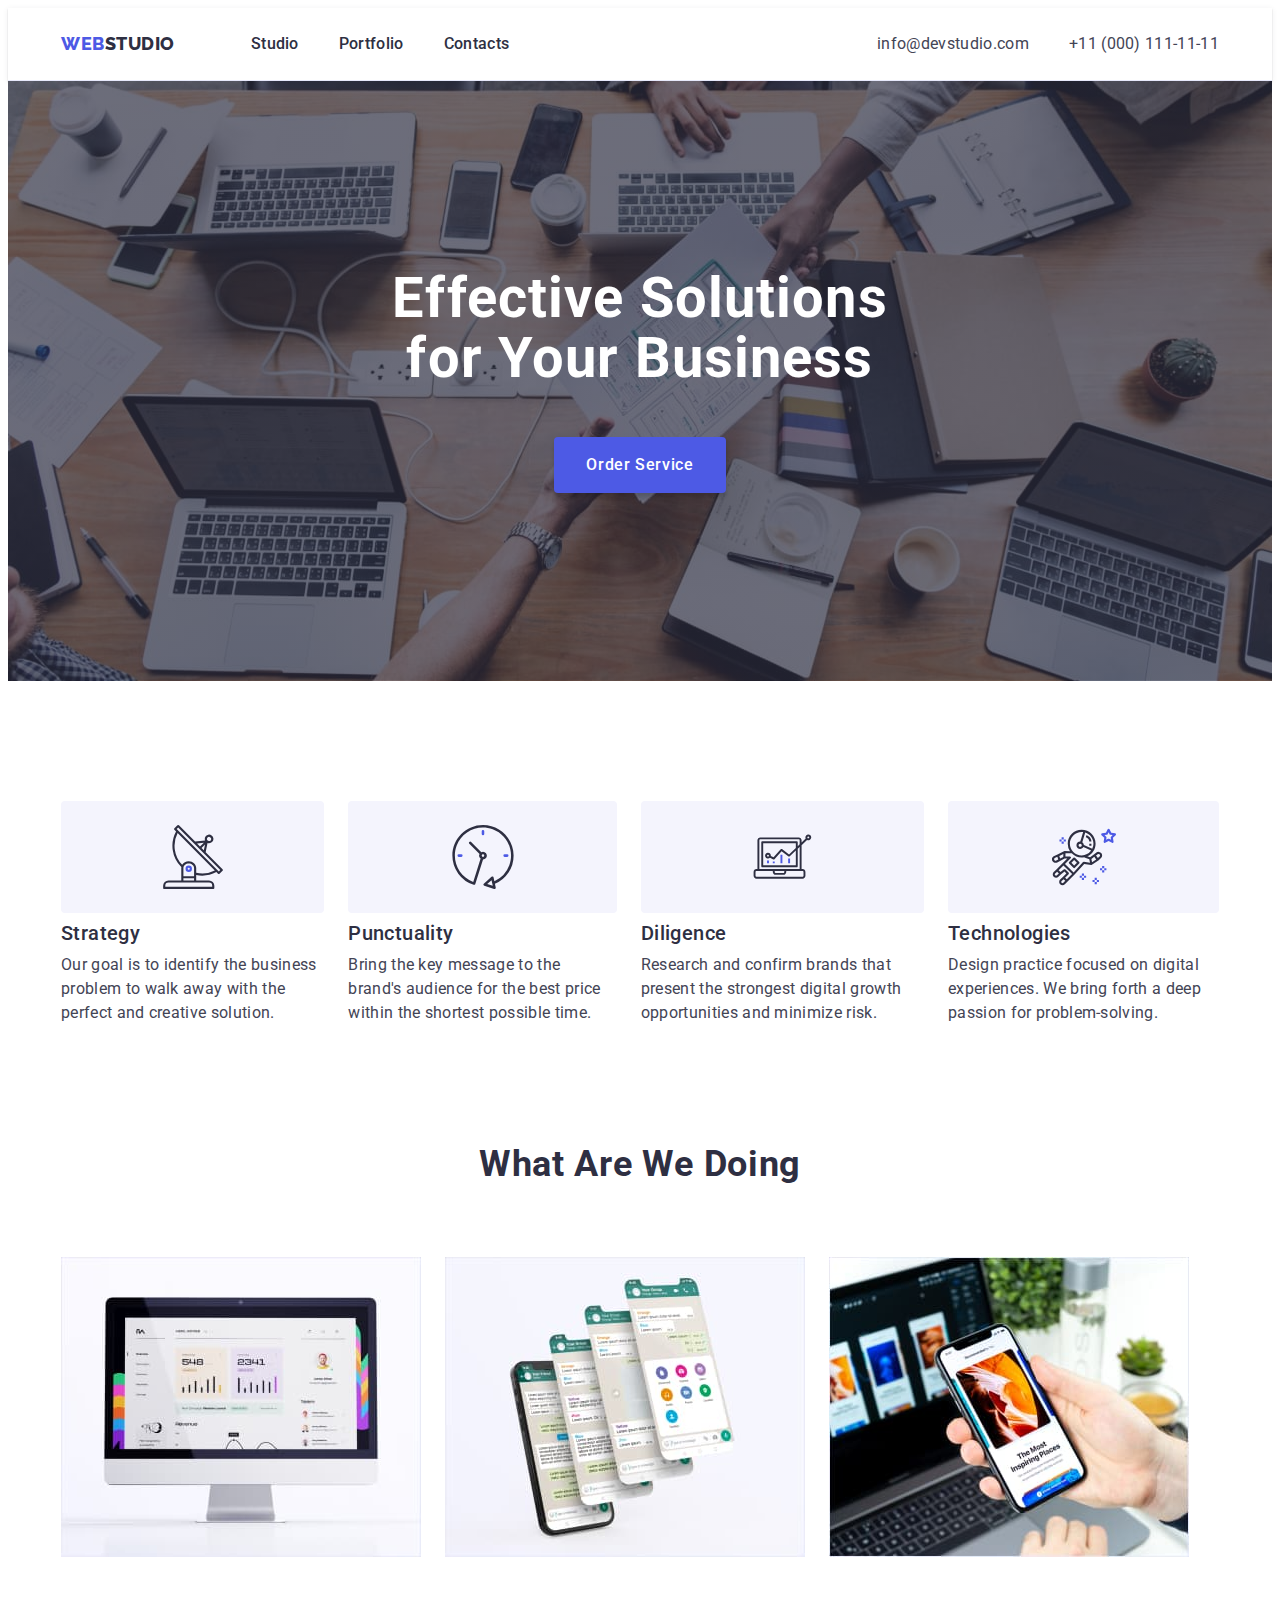
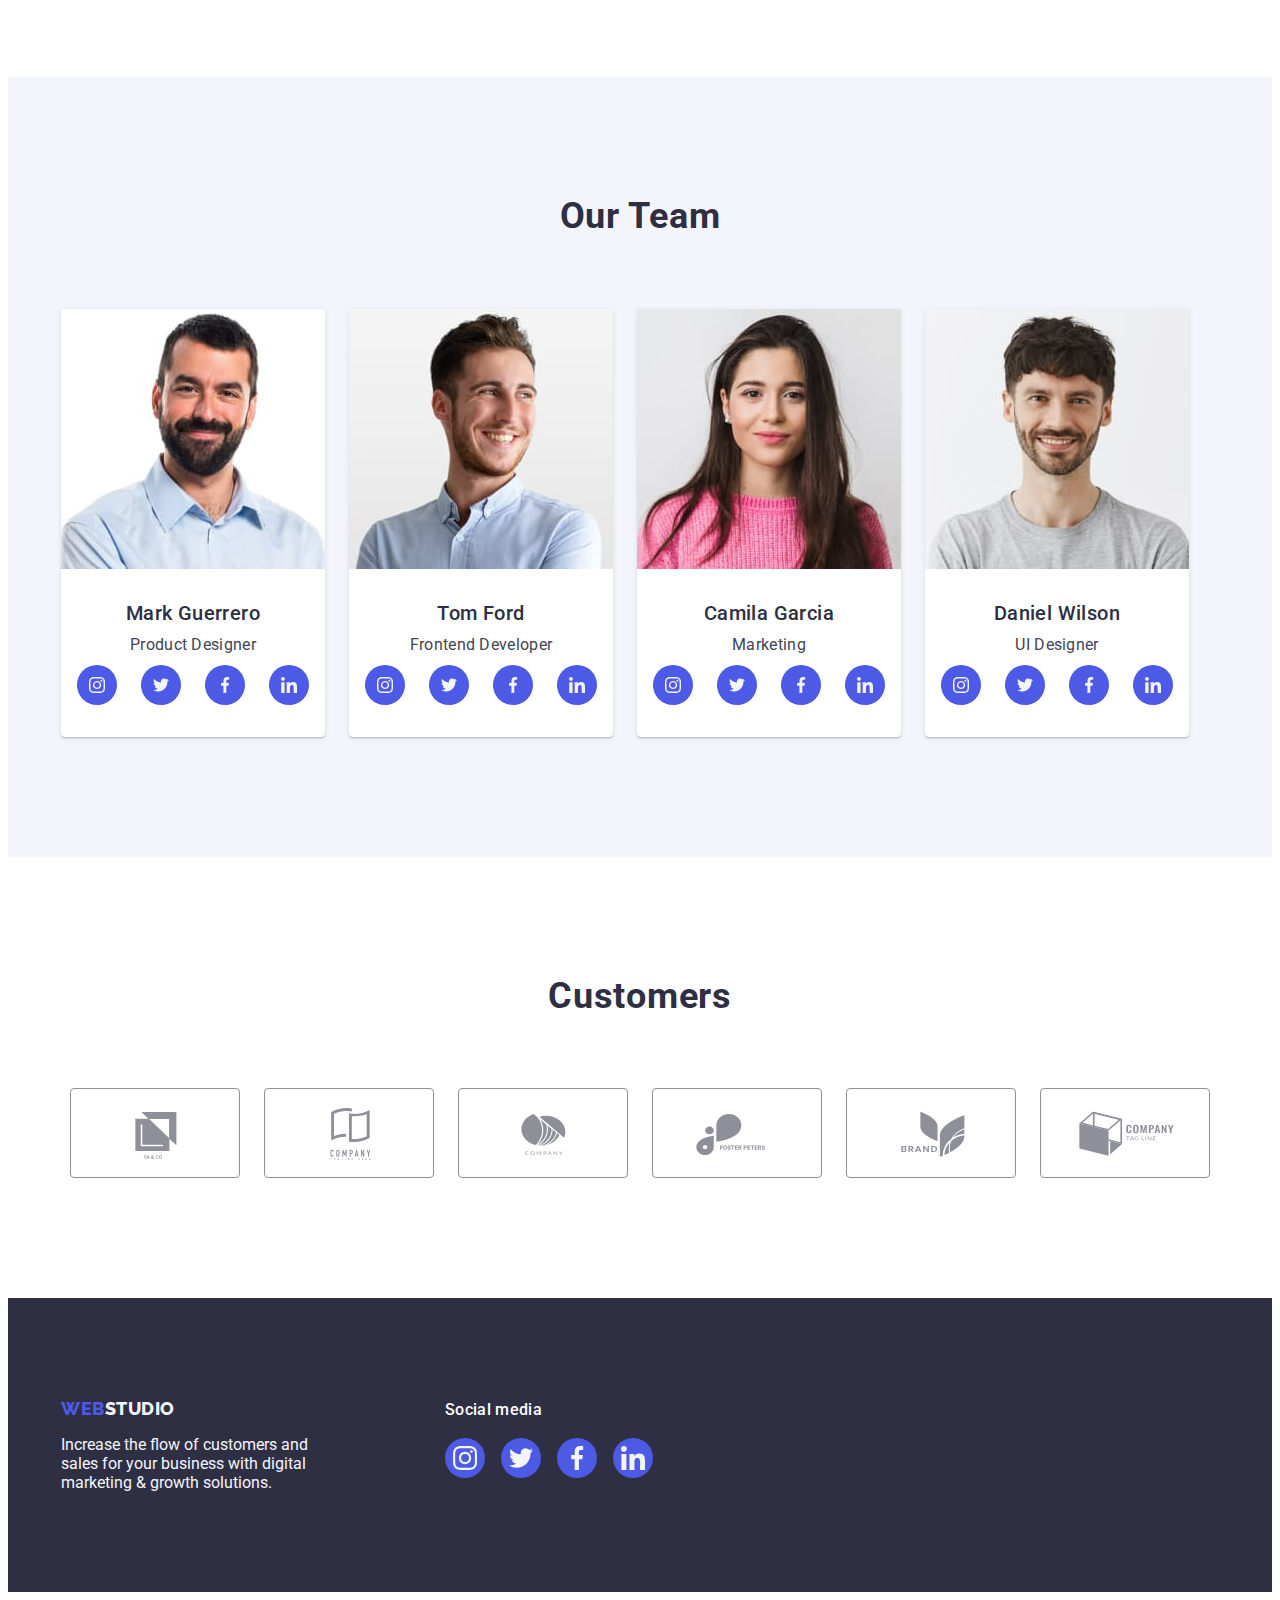
<file: index.html>
<!DOCTYPE html>
<html lang="en">

<head>
   <meta charset="UTF-8">
   <meta http-equiv="X-UA-Compatible" content="IE=edge">
   <meta name="viewport" content="width=device-width, initial-scale=1.0">
   <title>WebStudio</title>

   <!-- Fonts styles -->
   <link rel="preconnect" href="https://fonts.googleapis.com">
   <link rel="preconnect" href="https://fonts.gstatic.com" crossorigin>
   <link
      href="https://fonts.googleapis.com/css2?family=Raleway:wght@800&family=Roboto:wght@400;500;700;900&display=swap"
      rel="stylesheet">

   <!-- Normalize -->
   <link rel="stylesheet" href="https://cdnjs.cloudflare.com/ajax/libs/modern-normalize/1.1.0/modern-normalize.min.css"
      integrity="sha512-wpPYUAdjBVSE4KJnH1VR1HeZfpl1ub8YT/NKx4PuQ5NmX2tKuGu6U/JRp5y+Y8XG2tV+wKQpNHVUX03MfMFn9Q=="
      crossorigin="anonymous" referrerpolicy="no-referrer">

   <!-- Custom styles -->
   <link rel="stylesheet" href="./css/style.css">
</head>

<body>

   <header class="header">
      <div class="header-container container">
         <nav class="header-nav">
            <a class="logo link" href="./index.html">Web<span class="logo-dark">Studio</span></a>
            <ul class="header-nav-list list">
               <li class="header-nav-item">
                  <a class="header-nav-link link" href="./index.html">Studio</a>
               </li>
               <li class="header-nav-item">
                  <a class="header-nav-link link" href="./portfolio.html">Portfolio</a>
               </li>
               <li class="header-nav-item">
                  <a class="header-nav-link link" href="">Contacts</a>
               </li>
            </ul>
         </nav>
         <address class="header-address">
            <ul class="header-address-list list">
               <li class="header-address-item">
                  <a class="header-address-link link" href="mailto:info@devstudio.com">info@devstudio.com</a>
               </li>
               <li class="header-address-item">
                  <a class="header-address-link link" href="tel:+110001111111">+11 (000)
                     111-11-11</a>
               </li>
            </ul>
         </address>
      </div>
   </header>

   <main>

      <!-- HERO -->

      <section class="hero section">
         <div class="hero-container container">
            <h1 class="hero-title">Effective Solutions for Your Business</h1>
            <button class="hero-btn" type="button">Order Service</button>
         </div>
      </section>

      <!-- ADVANTEGES -->

      <section class="advantages section">
         <div class="advantages-container container">
            <h2 class="advantages-title-hidden visually-hidden">Our advantages</h2>
            <ul class="advantages-list list">
               <li class="advantages-item">
                  <div class="advatages-icon-wrapper">
                     <svg class="advantages-icon" width="64" height="64">
                        <use href="./images/icons.svg#antenna"></use>
                     </svg>
                  </div>
                  <h3 class="advantages-subtitle">Strategy</h3>
                  <p class="advantages-descr">Our goal is to identify the business
                     problem to walk away with the perfect and creative solution.</p>
               </li>
               <li class="advantages-item">
                  <div class="advatages-icon-wrapper">
                     <svg class="advantages-icon" width="64" height="64">
                        <use href="./images/icons.svg#clock"></use>
                     </svg>
                  </div>
                  <h3 class="advantages-subtitle">Punctuality</h3>
                  <p class="advantages-descr">Bring the key message to the brand's audience for the best price within
                     the
                     shortest possible time.
                  </p>
               </li>
               <li class="advantages-item">
                  <div class="advatages-icon-wrapper">
                     <svg class="advantages-icon" width="64" height="64">
                        <use href="./images/icons.svg#diagram"></use>
                     </svg>
                  </div>
                  <h3 class="advantages-subtitle">Diligence</h3>
                  <p class="advantages-descr">Research and confirm brands that present the strongest digital growth
                     opportunities and minimize risk.
                  </p>
               </li>
               <li class="advantages-item">
                  <div class="advatages-icon-wrapper">
                     <svg class="advantages-icon" width="64" height="64">
                        <use href="./images/icons.svg#astronaut"></use>
                     </svg>
                  </div>
                  <h3 class="advantages-subtitle">Technologies</h3>
                  <p class="advantages-descr">Design practice focused on digital experiences. We bring forth a deep
                     passion
                     for problem-solving.</p>
               </li>
            </ul>
         </div>
      </section>

      <!-- PROJECTS -->

      <section class="projects section">
         <div class="projects-container container">
            <h2 class="projects-title">What are we doing</h2>
            <ul class="projects-list list">
               <li class="projects-item">
                  <img class="projects-img" src="./images/works/pc-applications.jpg" alt="pc applications" width="360"
                     height="300">
               </li>
               <li class="projects-item">
                  <img class="projects-img" src="./images//works/mobile-applications.jpg" alt="mobile applications"
                     width="360" height="300">
               </li>
               <li class="projects-item">
                  <img class="projects-img" src="./images//works/applications.jpg" alt="applications" width="360"
                     height="300">
               </li>
            </ul>
         </div>
      </section>

      <!-- TEAM -->

      <section class="team section">
         <div class="team-container container">
            <h2 class="team-title">Our Team</h2>
            <ul class="team-list list">
               <li class="team-item">
                  <img class="team-img" src="./images//team/mark-guerrero.jpg" alt="Mark Guerrero" width="264">
                  <div class="team-member">
                     <h3 class="team-subtitle">Mark Guerrero</h3>
                     <p class="team-descr">Product Designer</p>
                     <ul class="team-icons list">
                        <li class="team-icon">
                           <a href="" class="team-icon-link link" target="_blank" rel="noopener noreferrer"
                              aria-label="Social icon">
                              <svg class="team-icon" width="16" height="16">
                                 <use href="./images/icons.svg#instagram"></use>
                              </svg>
                           </a>
                        </li>
                        <li class="team-icon">
                           <a href="" class="team-icon-link link" target="_blank" rel="noopener noreferrer"
                              aria-label="Social icon">
                              <svg class="team-icon" width="16" height="16">
                                 <use href="./images/icons.svg#twitter"></use>
                              </svg>
                           </a>
                        </li>
                        <li class=" team-icon">
                           <a href="" class="team-icon-link link" target="_blank" rel="noopener noreferrer"
                              aria-label="Social icon">
                              <svg class="team-icon" width="16" height="16">
                                 <use href="./images/icons.svg#facebook"></use>
                              </svg>
                           </a>
                        </li>
                        <li class="team-icon">
                           <a href="" class="team-icon-link link" target="_blank" rel="noopener noreferrer"
                              aria-label="Social icon">
                              <svg class="team-icon" width="16" height="16">
                                 <use href="./images/icons.svg#linkedin"></use>
                              </svg>
                           </a>
                        </li>
                     </ul>
                  </div>
               </li>
               <li class="team-item">
                  <img class="team-img" src="./images//team/tom-ford.jpg" alt="Tom Ford Frontend Develope" width="264">
                  <div class="team-member">
                     <h3 class="team-subtitle">Tom Ford</h3>
                     <p class="team-descr">Frontend Developer</p>
                     <ul class="team-icons list">
                        <li class="team-icon">
                           <a href="" class="team-icon-link link" target="_blank" rel="noopener noreferrer"
                              aria-label="Social icon">
                              <svg class="team-icon" width="16" height="16">
                                 <use href="./images/icons.svg#instagram"></use>
                              </svg>
                           </a>
                        </li>
                        <li class="team-icon">
                           <a href="" class="team-icon-link link" target="_blank" rel="noopener noreferrer"
                              aria-label="Social icon">
                              <svg class="team-icon" width="16" height="16">
                                 <use href="./images/icons.svg#twitter"></use>
                              </svg>
                           </a>
                        </li>
                        <li class=" team-icon">
                           <a href="" class="team-icon-link link" target="_blank" rel="noopener noreferrer"
                              aria-label="Social icon">
                              <svg class="team-icon" width="16" height="16">
                                 <use href="./images/icons.svg#facebook"></use>
                              </svg>
                           </a>
                        </li>
                        <li class="team-icon">
                           <a href="" class="team-icon-link link" target="_blank" rel="noopener noreferrer"
                              aria-label="Social icon">
                              <svg class="team-icon" width="16" height="16">
                                 <use href="./images/icons.svg#linkedin"></use>
                              </svg>
                           </a>
                        </li>
                     </ul>

                  </div>
               </li>
               <li class="team-item">
                  <img class="team-img" src="./images//team/camila-garcia.jpg" alt="Camila Garcia Marketing"
                     width="264">
                  <div class="team-member">
                     <h3 class="team-subtitle">Camila Garcia</h3>
                     <p class="team-descr">Marketing</p>
                     <ul class="team-icons list">
                        <li class="team-icon">
                           <a href="" class="team-icon-link link" target="_blank" rel="noopener noreferrer"
                              aria-label="Social icon">
                              <svg class="team-icon" width="16" height="16">
                                 <use href="./images/icons.svg#instagram"></use>
                              </svg>
                           </a>
                        </li>
                        <li class="team-icon">
                           <a href="" class="team-icon-link link" target="_blank" rel="noopener noreferrer"
                              aria-label="Social icon">
                              <svg class="team-icon" width="16" height="16">
                                 <use href="./images/icons.svg#twitter"></use>
                              </svg>
                           </a>
                        </li>
                        <li class=" team-icon">
                           <a href="" class="team-icon-link link" target="_blank" rel="noopener noreferrer"
                              aria-label="Social icon">
                              <svg class="team-icon" width="16" height="16">
                                 <use href="./images/icons.svg#facebook"></use>
                              </svg>
                           </a>
                        </li>
                        <li class="team-icon">
                           <a href="" class="team-icon-link link" target="_blank" rel="noopener noreferrer"
                              aria-label="Social icon">
                              <svg class="team-icon" width="16" height="16">
                                 <use href="./images/icons.svg#linkedin"></use>
                              </svg>
                           </a>
                        </li>
                     </ul>
                  </div>
               </li>
               <li class="team-item">
                  <img class="team-img" src="./images//team/daniel-wilson.jpg" alt="Daniel Wilson UI Designer"
                     width="264">
                  <div class="team-member">
                     <h3 class="team-subtitle">Daniel Wilson</h3>
                     <p class="team-descr">UI Designer</p>
                     <ul class="team-icons list">
                        <li class="team-icon">
                           <a href="" class="team-icon-link link" target="_blank" rel="noopener noreferrer"
                              aria-label="Social icon">
                              <svg class="team-icon" width="16" height="16">
                                 <use href="./images/icons.svg#instagram"></use>
                              </svg>
                           </a>
                        </li>
                        <li class="team-icon">
                           <a href="" class="team-icon-link link" target="_blank" rel="noopener noreferrer"
                              aria-label="Social icon">
                              <svg class="team-icon" width="16" height="16">
                                 <use href="./images/icons.svg#twitter"></use>
                              </svg>
                           </a>
                        </li>
                        <li class=" team-icon">
                           <a href="" class="team-icon-link link" target="_blank" rel="noopener noreferrer"
                              aria-label="Social icon">
                              <svg class="team-icon" width="16" height="16">
                                 <use href="./images/icons.svg#facebook"></use>
                              </svg>
                           </a>
                        </li>
                        <li class="team-icon">
                           <a href="" class="team-icon-link link" target="_blank" rel="noopener noreferrer"
                              aria-label="Social icon">
                              <svg class="team-icon" width="16" height="16">
                                 <use href="./images/icons.svg#linkedin"></use>
                              </svg>
                           </a>
                        </li>
                     </ul>
                  </div>
               </li>
            </ul>
         </div>
      </section>

      <!-- CUSTOMERS -->

      <section class="section customers section">
         <div class="customers-container container">
            <h2 class="customers-title">Customers</h2>
            <ul class="customers-list">
               <li class="customers-item">
                  <a href="" class="customer-item-link" target="_blank" rel="noopener noreferrer"
                     aria-label="Logo customer">
                     <svg class="customer-icon" width="104" height="56">
                        <use href="./images/icons.svg#logo-1"></use>
                     </svg>
                  </a>
               </li>
               <li class="customers-item">
                  <a href="" class="customer-item-link" target="_blank" rel="noopener noreferrer"
                     aria-label="Logo customer">
                     <svg class="customer-icon" width="104" height="56">
                        <use href="./images/icons.svg#logo-2"></use>
                     </svg>
                  </a>
               </li>
               <li class="customers-item">
                  <a href="" class="customer-item-link" target="_blank" rel="noopener noreferrer"
                     aria-label="Logo customer">
                     <svg class="customer-icon" width="104" height="56">
                        <use href="./images/icons.svg#logo-3"></use>
                     </svg>
                  </a>
               </li>
               <li class="customers-item">
                  <a href="" class="customer-item-link" target="_blank" rel="noopener noreferrer"
                     aria-label="Logo customer">
                     <svg class="customer-icon" width="104" height="56">
                        <use href="./images/icons.svg#logo-4"></use>
                     </svg>
                  </a>
               </li>
               <li class="customers-item">
                  <a href="" class="customer-item-link" target="_blank" rel="noopener noreferrer"
                     aria-label="Logo customer">
                     <svg class="customer-icon" width="104" height="56">
                        <use href="./images/icons.svg#logo-5"></use>
                     </svg>
                  </a>
               </li>
               <li class="customers-item">
                  <a href="" class="customer-item-link" target="_blank" rel="noopener noreferrer"
                     aria-label="Logo customer">
                     <svg class="customer-icon" width="104" height="56">
                        <use href="./images/icons.svg#logo-6"></use>
                     </svg>
                  </a>
               </li>
            </ul>
         </div>
      </section>


   </main>

   <footer class="footer">
      <div class="footer-container container">
         <div class="footer-left">
            <a class="footer-logo logo link" href="./index.html">Web<span class="logo-light">Studio</span></a>
            <p class="footer-descr">Increase the flow of customers and sales for your business with digital marketing &
               growth
               solutions.</p>
         </div>
         <div class="footer-right">
            <p class="footer-right-title">Social media</p>
            <ul class="footer-icons-list">
               <li class="footer-icons-item">
                  <a href="" class="footer-icons-link" target="_blank" rel="noreferrer noopener"
                     aria-label="Social media">
                     <svg class="footer-icon" width="24" height="24">
                        <use href="./images/icons.svg#instagram"></use>
                     </svg>
                  </a>
               </li>
               <li class="footer-icons-item">
                  <a href="" class="footer-icons-link" target="_blank" rel="noreferrer noopener"
                     aria-label="Social media">
                     <svg class="footer-icon" width="24" height="24">
                        <use href="./images/icons.svg#twitter"></use>
                     </svg>
                  </a>
               </li>
               <li class="footer-icons-item">
                  <a href="" class="footer-icons-link" target="_blank" rel="noreferrer noopener"
                     aria-label="Social media">
                     <svg class="footer-icon" width="24" height="24">
                        <use href="./images/icons.svg#facebook"></use>
                     </svg>
                  </a>
               </li>
               <li class="footer-icons-item">
                  <a href="" class="footer-icons-link" target="_blank" rel="noreferrer noopener"
                     aria-label="Social media">
                     <svg class="footer-icon" width="24" height="24">
                        <use href="./images/icons.svg#linkedin"></use>
                     </svg>
                  </a>
               </li>
            </ul>


         </div>
      </div>

   </footer>


</body>

</html>
</file>
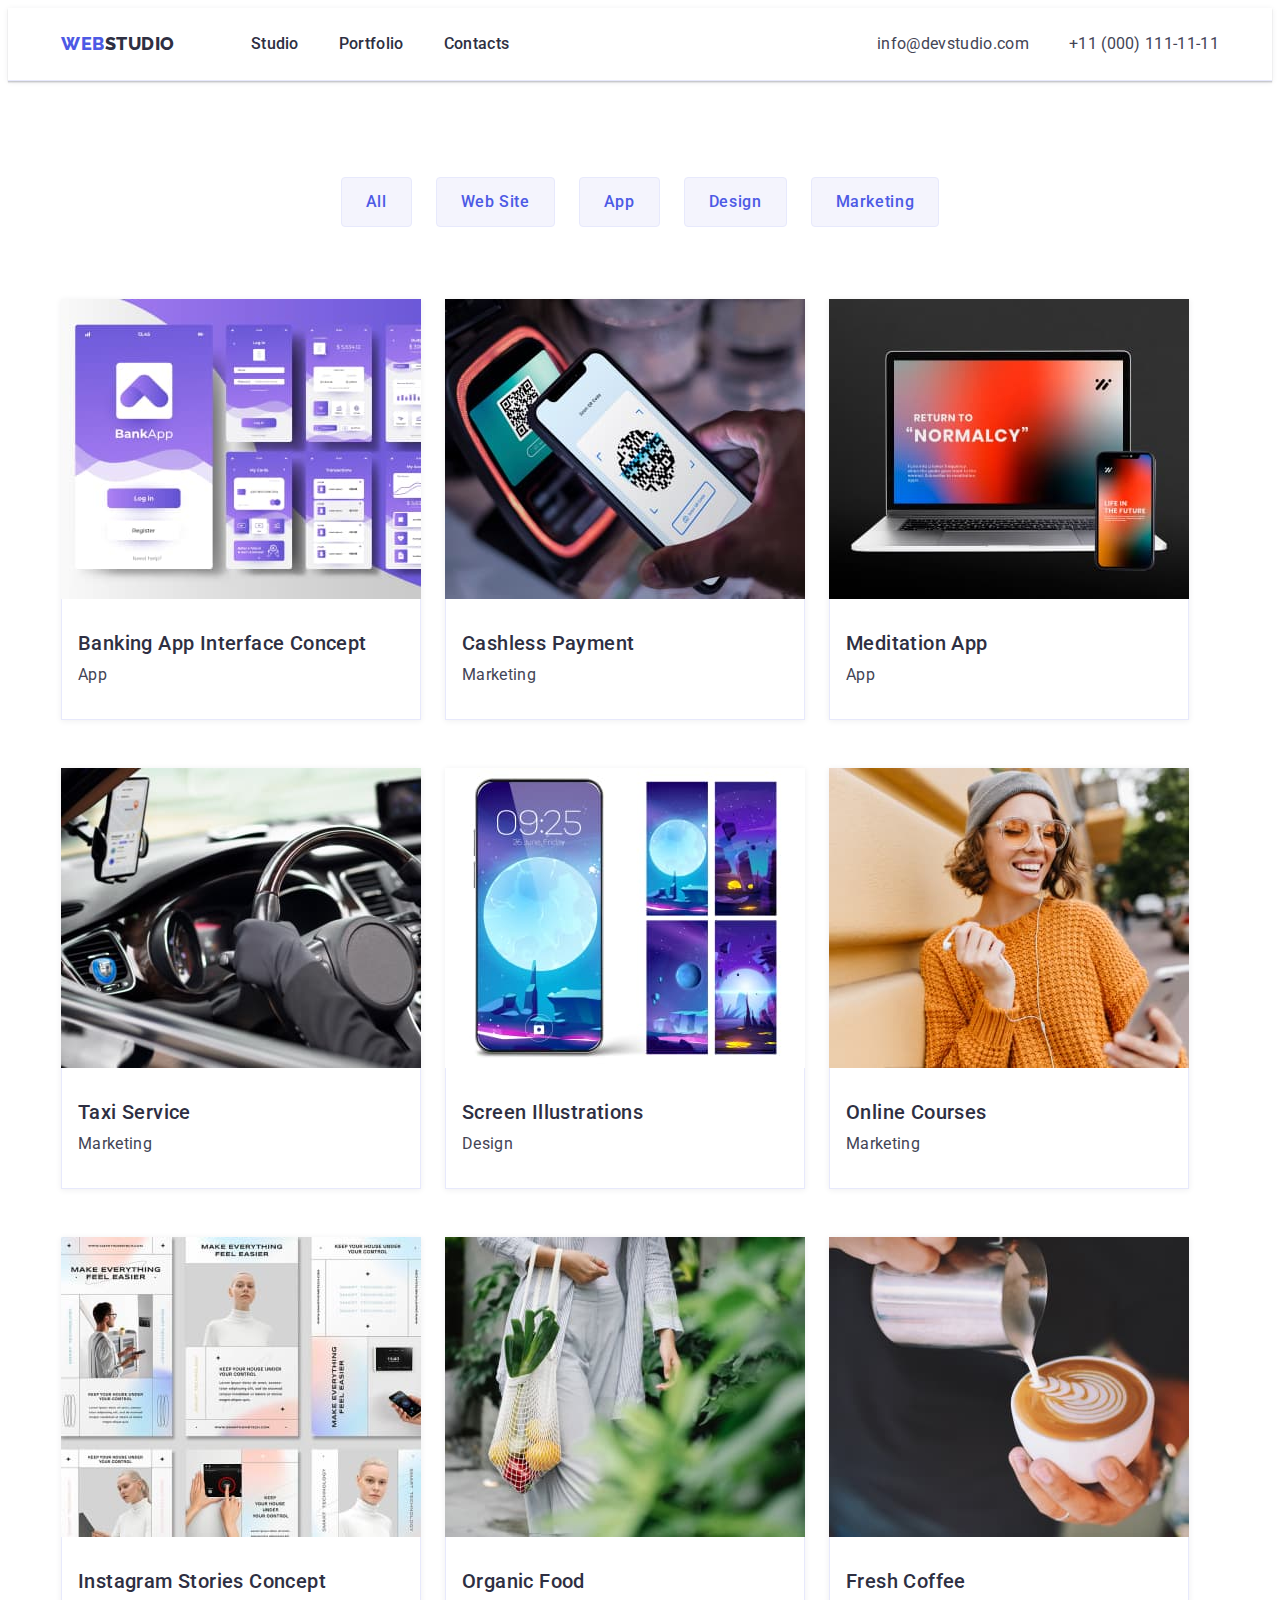
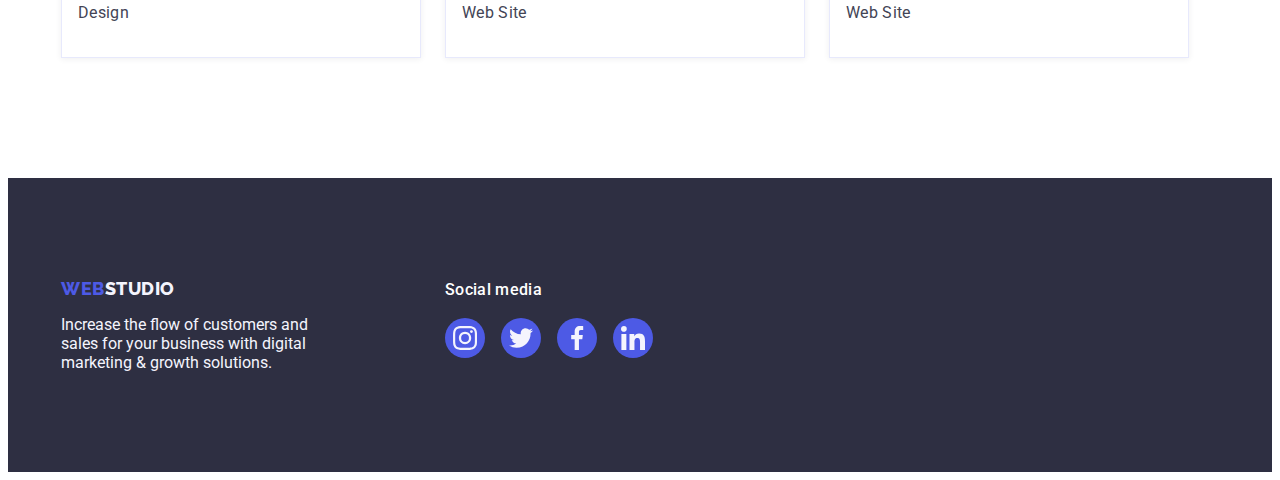
<file: portfolio.html>
<!DOCTYPE html>
<html lang="en">

<head>
   <meta charset="UTF-8">
   <meta http-equiv="X-UA-Compatible" content="IE=edge">
   <meta name="viewport" content="width=device-width, initial-scale=1.0">
   <title>Portfolio</title>

   <!-- Fonts styles -->
   <link rel="preconnect" href="https://fonts.googleapis.com">
   <link rel="preconnect" href="https://fonts.gstatic.com" crossorigin>
   <link
      href="https://fonts.googleapis.com/css2?family=Raleway:wght@800&family=Roboto:wght@400;500;700;900&display=swap"
      rel="stylesheet">

   <!-- Normalize -->
   <link rel="stylesheet" href="https://cdnjs.cloudflare.com/ajax/libs/modern-normalize/1.1.0/modern-normalize.min.css"
      integrity="sha512-wpPYUAdjBVSE4KJnH1VR1HeZfpl1ub8YT/NKx4PuQ5NmX2tKuGu6U/JRp5y+Y8XG2tV+wKQpNHVUX03MfMFn9Q=="
      crossorigin="anonymous" referrerpolicy="no-referrer">

   <!-- Custom styles -->
   <link rel="stylesheet" href="./css/style.css">
</head>

<body>
   <header class="header">
      <div class="header-container container">
         <nav class="header-nav">
            <a class="logo link" href="./index.html">Web<span class="logo-dark">Studio</span></a>
            <ul class="header-nav-list list">
               <li class="header-nav-item">
                  <a class="header-nav-link link" href="./index.html">Studio</a>
               </li>
               <li class="header-nav-item">
                  <a class="header-nav-link link" href="./portfolio.html">Portfolio</a>
               </li>
               <li class="header-nav-item">
                  <a class="header-nav-link link" href="">Contacts</a>
               </li>
            </ul>
         </nav>
         <address class="header-address">
            <ul class="header-address-list list">
               <li class="header-address-item">
                  <a class="header-address-link link" href="mailto:info@devstudio.com">info@devstudio.com</a>
               </li>
               <li class="header-address-item">
                  <a class="header-address-link link" href="tel:+110001111111">+11 (000)
                     111-11-11</a>
               </li>
            </ul>
         </address>
      </div>
   </header>

   <!-- Portfolio -->

   <main>

      <section class="portfolio section">
         <div class="portfolio-container container">
            <h1 class="portfolio-title-hidden visually-hidden">Portfolio</h1>
            <ul class="portfolio-list list">
               <li class="portfolio-list-item">
                  <button class="portfolio-btn" type="button">All</button>
               </li>
               <li class="portfolio-list-item">
                  <button class="portfolio-btn" type="button">Web Site</button>
               </li>
               <li class="portfolio-list-item">
                  <button class="portfolio-btn" type="button">App</button>
               </li>
               <li class="portfolio-list-item">
                  <button class="portfolio-btn" type="button">Design</button>
               </li>
               <li class="portfolio-list-item">
                  <button class="portfolio-btn" type="button">Marketing</button>
               </li>
            </ul>
            <ul class="portfolio-projects list">
               <li class="portfolio-projects-item">
                  <a class="link portfolio-link" href="">
                     <img class="portfolio-img" src="./images/portfolio/img-1.jpg" alt="Banking App Interface Concept"
                        height="300">
                     <div class="portfolio-completed">
                        <h2 class="portfolio-subtitle">Banking App Interface Concept</h2>
                        <p class="portfolio-projects-descr">App</p>
                     </div>
                  </a>
               </li>
               <li class="portfolio-projects-item">
                  <a class="link portfolio-link" href="">
                     <img class="portfolio-img" src="./images/portfolio/img-2.jpg" alt="Cashless Payment" width="360"
                        height="300">
                     <div class="portfolio-completed">
                        <h2 class="portfolio-subtitle">Cashless Payment</h2>
                        <p class="portfolio-projects-descr">Marketing</p>
                     </div>
                  </a>
               </li>
               <li class="portfolio-projects-item">
                  <a class="link portfolio-link" href="">
                     <img class="portfolio-img" src="./images/portfolio/img-3.jpg" alt="Meditation App" width="360"
                        height="300">
                     <div class="portfolio-completed">
                        <h2 class="portfolio-subtitle">Meditation App</h2>
                        <p class="portfolio-projects-descr">App</p>
                     </div>
                  </a>
               </li>
               <li class="portfolio-projects-item">
                  <a class="link portfolio-link" href="">
                     <img class="portfolio-img" src="./images/portfolio/img-4.jpg" alt="Taxi Service" width="360"
                        height="300">
                     <div class="portfolio-completed">
                        <h2 class="portfolio-subtitle">Taxi Service</h2>
                        <p class="portfolio-projects-descr">Marketing</p>
                     </div>
                  </a>
               </li>
               <li class="portfolio-projects-item">
                  <a class="link portfolio-link" href="">
                     <img class="portfolio-img" src="./images/portfolio/img-5.jpg" alt="Screen Illustrations"
                        width="360" height="300">
                     <div class="portfolio-completed">
                        <h2 class="portfolio-subtitle">Screen Illustrations</h2>
                        <p class="portfolio-projects-descr">Design</p>
                     </div>
                  </a>
               </li>
               <li class="portfolio-projects-item">
                  <a class="link portfolio-link" href="">
                     <img class="portfolio-img" src="./images/portfolio/img-6.jpg" alt="Online Courses" width="360"
                        height="300">
                     <div class="portfolio-completed">
                        <h2 class="portfolio-subtitle">Online Courses</h2>
                        <p class="portfolio-projects-descr">Marketing</p>
                     </div>
                  </a>
               </li>
               <li class="portfolio-projects-item">
                  <a class="link portfolio-link" href="">
                     <img class="portfolio-img" src="./images/portfolio/img-7.jpg" alt="Instagram Stories Concept"
                        width="360" height="300">
                     <div class="portfolio-completed">
                        <h2 class="portfolio-subtitle">Instagram Stories Concept</h2>
                        <p class="portfolio-projects-descr">Design</p>
                     </div>
                  </a>
               </li>
               <li class="portfolio-projects-item">
                  <a class="link portfolio-link" href="">
                     <img class="portfolio-img" src="./images/portfolio/img-8.jpg" alt="Organic Food" width="360"
                        height="300">
                     <div class="portfolio-completed">
                        <h2 class="portfolio-subtitle">Organic Food</h2>
                        <p class="portfolio-projects-descr">Web Site</p>
                     </div>
                  </a>
               </li>
               <li class="portfolio-projects-item">
                  <a class="link portfolio-link" href="">
                     <img class="portfolio-img" src="./images/portfolio/img-9.jpg" alt="Fresh Coffee" width="360"
                        height="300">
                     <div class="portfolio-completed">
                        <h2 class="portfolio-subtitle">Fresh Coffee</h2>
                        <p class="portfolio-projects-descr">Web Site</p>
                     </div>
                  </a>
               </li>
            </ul>
         </div>
      </section>

   </main>

   <footer class="footer">
      <div class="footer-container container">
         <div class="footer-left">
            <a class="footer-logo logo link" href="./index.html">Web<span class="logo-light">Studio</span></a>
            <p class="footer-descr">Increase the flow of customers and sales for your business with digital marketing &
               growth
               solutions.</p>
         </div>
         <div class="footer-right">
            <h3 class="footer-right-title">Social media</h3>
            <ul class="footer-icons-list">
               <li class="footer-icons-item">
                  <a href="" class="footer-icons-link" target="_blank" rel="noreferrer noopener"
                     aria-label="Social media">
                     <svg class="footer-icon" width="24" height="24">
                        <use href="./images/icons.svg#instagram"></use>
                     </svg>
                  </a>
               </li>
               <li class="footer-icons-item">
                  <a href="" class="footer-icons-link" target="_blank" rel="noreferrer noopener"
                     aria-label="Social media">
                     <svg class="footer-icon" width="24" height="24">
                        <use href="./images/icons.svg#twitter"></use>
                     </svg>
                  </a>
               </li>
               <li class="footer-icons-item">
                  <a href="" class="footer-icons-link" target="_blank" rel="noreferrer noopener"
                     aria-label="Social media">
                     <svg class="footer-icon" width="24" height="24">
                        <use href="./images/icons.svg#facebook"></use>
                     </svg>
                  </a>
               </li>
               <li class="footer-icons-item">
                  <a href="" class="footer-icons-link" target="_blank" rel="noreferrer noopener"
                     aria-label="Social media">
                     <svg class="footer-icon" width="24" height="24">
                        <use href="./images/icons.svg#linkedin"></use>
                     </svg>
                  </a>
               </li>
            </ul>


         </div>
      </div>

   </footer>



</body>

</html>
</file>
<file: css/style.css>
/* Fonts mame */
/* font-family: 'Raleway', sans-serif;
font-family: 'Roboto', sans-serif; */

/* Variables*/

:root {
  --iris: #4d5ae5;
  --navy-blue: #2e2f42;
  --late-slate: #8e8f99;
  --slate: #434455;
  --ocean: #404bbf;
  --cloud: #f4f4fd;
  --white: #fff;
  --cornflower: #e7e9fc;
  --green: #31d0aa;
}

/* Reset styles */

h1,
h2,
h3,
p,
ul,
button {
  margin: 0;
  padding: 0;
}

a {
  text-decoration: none;
  color: inherit;
  display: block;
}

ul {
  list-style: none;
}

button {
  border: none;
  cursor: pointer;
}

img {
  display: block;
  max-width: 100%;
  height: auto;
}

.link {
  text-decoration: none;
  color: inherit;
}

.list {
  list-style: none;
  margin: 0;
  padding: 0;
}

/* Base styles */

body {
  font-family: 'Roboto', sans-serif;
  color: var(--slate);
  background-color: var(--white);
}

/* [class*='container'] {
  max-width: 1158px;
  padding: 0 15px;
  margin-left: auto;
  margin-right: auto;

  outline: 2px solid red;
  outline-offset: -2px;
} */

.container {
  max-width: 1158px;
  padding: 0 15px;
  margin-left: auto;
  margin-right: auto;

  /* outline: 2px solid red;
  outline-offset: -2px; */
}

.section {
  padding-top: 120px;
  padding-bottom: 120px;

  /* outline: 2px solid red;
  outline-offset: -2px; */
}

.logo {
  font-family: 'Raleway', sans-serif;
  font-style: normal;
  font-weight: 800;
  font-size: 18px;
  line-height: 1.17;
  letter-spacing: 0.03em;
  text-transform: uppercase;
  color: var(--iris);
}

.visually-hidden {
  position: absolute;
  width: 1px;
  height: 1px;
  margin: -1px;
  border: 0;
  padding: 0;

  white-space: nowrap;
  clip-path: inset(100%);
  clip: rect(0 0 0 0);
  overflow: hidden;
}

/* ----------------HEADER--------------- */

.header {
  border-bottom: 1px solid var(--cornflower);
  box-shadow: 0px 2px 1px rgba(46, 47, 66, 0.08),
    0px 1px 1px rgba(46, 47, 66, 0.16), 0px 1px 6px rgba(46, 47, 66, 0.08);
}

.header-container {
  display: flex;
  align-items: center;
}

.header a {
  padding-top: 24px;
  padding-bottom: 24px;
}

.header-nav {
  display: flex;
  align-items: center;
}

.header-nav > a {
  margin-right: 76px;
}

.logo-dark {
  color: var(--navy-blue);
}

.header-nav-list {
  display: flex;
  align-items: center;
}
.header-nav-item:not(:last-child) {
  margin-right: 40px;
}

.header-nav-link {
  font-weight: 500;
  line-height: 1.5;
  letter-spacing: 0.02em;
  color: var(--navy-blue);
}

.header-nav-link:hover,
.header-nav-link:focus {
  color: var(--ocean);
}

.header-address {
  font-style: normal;
  margin-left: auto;
}
.header-address-list {
  display: flex;
}
.header-address-item:not(:last-child) {
  margin-right: 40px;
}
.header-address-mail {
}
.header-address-phone {
}

.header-address-link {
  line-height: 1.5;
  letter-spacing: 0.02em;
  color: var(--slate);
}

.header-address-link:hover,
.header-address-link:focus {
  color: var(--ocean);
}

/* ----------------HERO--------------- */

.hero {
  background-image: linear-gradient(
      rgba(46, 47, 66, 0.7),
      rgba(46, 47, 66, 0.7)
    ),
    url(../images/hero/people-office.jpg);
  background-color: var(--navy-blue);

  max-width: 1440px;
  padding-top: 188px;
  padding-bottom: 188px;
  margin-left: auto;
  margin-right: auto;

  background-repeat: no-repeat;
  background-position: center;
  background-size: cover;
}

.hero-container {
}

.hero-title {
  font-size: 56px;
  line-height: 1.07;
  letter-spacing: 0.02em;
  text-align: center;
  color: var(--white);

  max-width: 496px;
  margin-left: auto;
  margin-right: auto;
  margin-bottom: 48px;
}

.hero-btn {
  display: block;
  min-width: 169px;
  height: 56px;

  font-family: 'Roboto', sans-serif;
  font-weight: 500;
  font-size: 16px;
  line-height: 1.5;
  letter-spacing: 0.04em;
  color: var(--white);
  background-color: var(--iris);

  margin-left: auto;
  margin-right: auto;

  padding: 16px 32px;
  box-shadow: 0px 4px 4px rgba(0, 0, 0, 0.15);
  border-radius: 4px;
}

.hero-btn:hover,
.hero-btn:focus {
  background-color: var(--ocean);
}

/* ----------------ADVANTEGES--------------- */

.advantages {
}

.advantages-container {
}

.advantages-title-hidden {
}
.advantages-list {
  display: flex;
  gap: 24px;
}
.advantages-item {
  flex-basis: calc((100%-24px * 3) / 4);
}

.advatages-icon-wrapper {
  display: flex;
  justify-content: center;
  align-items: center;

  height: 112px;
  background-color: var(--cloud);
  border-radius: 4px;
  margin-bottom: 8px;
}

.advantages-icon {
}

.advantages-subtitle {
  font-weight: 500;
  font-size: 20px;
  line-height: 1.2;
  letter-spacing: 0.02em;
  color: var(--navy-blue);

  margin-bottom: 8px;
}

.advantages-descr {
  line-height: 1.5;
  letter-spacing: 0.02em;
}

/* ----------------PROJECTS--------------- */

.projects {
  padding-top: 0;
}

.projects-container {
}

.projects-title {
  font-size: 36px;
  line-height: 1.11;
  text-align: center;
  letter-spacing: 0.02em;
  text-transform: capitalize;
  color: var(--navy-blue);

  margin-bottom: 72px;
}

.projects-list {
  display: flex;
  gap: 24px;
}
.projects-item {
}
.projects-img {
}

/* ----------------TEAM--------------- */

.team {
  background-color: var(--cloud);
}

.team-container {
}

.team-title {
  font-size: 36px;
  line-height: 1.11;
  text-align: center;
  letter-spacing: 0.02em;
  text-transform: capitalize;
  color: var(--navy-blue);

  margin-bottom: 72px;
}

.team-list {
  display: flex;
  gap: 24px;
}

.team-item {
  background-color: var(--white);
  box-shadow: 0px 1px 6px rgba(46, 47, 66, 0.08),
    0px 1px 1px rgba(46, 47, 66, 0.16), 0px 2px 1px rgba(46, 47, 66, 0.08);
  border-radius: 0px 0px 4px 4px;
}

.team-img {
}

.team-member {
  text-align: center;
  padding-top: 32px;
  padding-bottom: 32px;
}

.team-subtitle {
  font-weight: 500;
  font-size: 20px;
  line-height: 1.2;
  letter-spacing: 0.02em;
  color: var(--navy-blue);

  margin-bottom: 8px;
}

.team-descr {
  line-height: 1.5;
  letter-spacing: 0.02em;
  margin-bottom: 8px;
}

.team-icons {
  display: flex;
  justify-content: center;
  align-items: center;
  gap: 24px;
}

.team-icon {
  fill: var(--cloud);
}
.team-icon-link {
  display: flex;
  justify-content: center;
  align-items: center;

  width: 40px;
  height: 40px;
  background-color: var(--iris);
  border-radius: 50%;
}

.team-icon-link:hover,
.team-icon-link:focus {
  background-color: var(--ocean);
}

/* ----------------CUSTOMERS--------------- */

.section {
}
.customers {
}
.customers-container {
}
.customers-title {
  font-size: 36px;
  line-height: 1.1;
  text-align: center;
  letter-spacing: 0.02em;
  text-transform: capitalize;
  color: var(--navy-blue);

  margin-bottom: 72px;
}
.customers-list {
  display: flex;
  gap: 24px;
  justify-content: center;
  align-items: center;
}
.customers-item {
}
.customer-item-link {
  display: flex;
  justify-content: center;
  align-items: center;

  color: var(--late-slate);

  width: 168px;
  height: 88px;

  border: 1px solid var(--late-slate);
  border-radius: 4px;
}

.customer-item-link:hover,
.customer-item-link:focus {
  color: var(--ocean);
  border-color: var(--ocean);
}

.customer-icon {
  fill: currentColor;
}

/* .customer-icon:hover,
.customer-icon:focus {
  fill: var(--ocean);
} */

/* ----------------FOOTER--------------- */

.footer {
  background-color: var(--navy-blue);
  padding-top: 100px;
  padding-bottom: 100px;
}

.footer-container {
  display: flex;
  align-items: baseline;
}

.footer-left {
  margin-right: 120px;
}

.footer-logo {
  margin-bottom: 16px;
}

.logo-light {
  color: var(--cloud);
}

.footer-descr {
  color: var(--cloud);
  max-width: 264px;
}

.footer-right {
}

.footer-right-title {
  font-weight: 500;
  font-size: 16px;
  line-height: 1.5;
  letter-spacing: 0.02em;
  color: var(--white);

  margin-bottom: 16px;
}

.footer-icons-list {
  display: flex;
  gap: 16px;
  justify-content: center;
  align-items: center;
}

.footer-icons-item {
}

.footer-icons-link {
  display: flex;
  justify-content: center;
  align-items: center;

  width: 40px;
  height: 40px;
  border-radius: 50%;

  background-color: var(--iris);
}

.footer-icons-link:hover,
.footer-icons-link:focus {
  background-color: var(--green);
}

.footer-icon {
  fill: var(--cloud);
}

/* ----------------PORTFOLIO--------------- */

.portfolio {
  padding-top: 96px;
}

.portfolio-container {
}

.portfolio-title-hidden {
}

.portfolio-list {
  display: flex;
  gap: 24px;
  justify-content: center;

  margin-bottom: 72px;
}

.portfolio-list-item {
}

.portfolio-link {
  box-shadow: 0px 1px 6px rgba(46, 47, 66, 0.08);
}

.portfolio-link:hover,
.portfolio-link:focus {
  box-shadow: 0px 1px 6px rgba(46, 47, 66, 0.08),
    0px 1px 1px rgba(46, 47, 66, 0.16), 0px 2px 1px rgba(46, 47, 66, 0.08);
}

.portfolio-btn {
  font-family: 'Roboto', sans-serif;
  font-weight: 500;
  font-size: 16px;
  line-height: 1.5;
  letter-spacing: 0.04em;
  color: var(--iris);
  background-color: var(--cloud);
  border: 1px solid var(--cornflower);
  border-radius: 4px;

  padding: 12px 24px;
}

.portfolio-btn:hover,
.portfolio-btn:focus {
  background-color: var(--ocean);
  color: var(--white);
  border: 1px solid transparent;
  box-shadow: 0px 3px 1px rgba(0, 0, 0, 0.1), 0px 2px 1px rgba(0, 0, 0, 0.08),
    0px 2px 2px rgba(0, 0, 0, 0.12);
}

.portfolio-projects {
  display: flex;
  flex-wrap: wrap;
  row-gap: 48px;
  column-gap: 24px;
}
.portfolio-projects-item {
  background-color: var(--white);
  /* border: 1px solid var(--cornflower); */
}
.portfolio-img {
}

.portfolio-completed {
  padding: 32px 16px;
  border-right: 1px solid var(--cornflower);
  border-bottom: 1px solid var(--cornflower);
  border-left: 1px solid var(--cornflower);
}

.portfolio-completed:hover,
.portfolio-completed:focus {
  border-right: 1px solid var(--cloud);
  border-bottom: 1px solid var(--cloud);
  border-left: 1px solid var(--cloud);
}

.portfolio-subtitle {
  font-weight: 500;
  font-size: 20px;
  line-height: 1.2;
  letter-spacing: 0.02em;
  color: var(--navy-blue);

  margin-bottom: 8px;
}
.portfolio-projects-descr {
  font-size: 16px;
  line-height: 1.5;
  letter-spacing: 0.02em;
  color: var(--slate);
}
</file>
